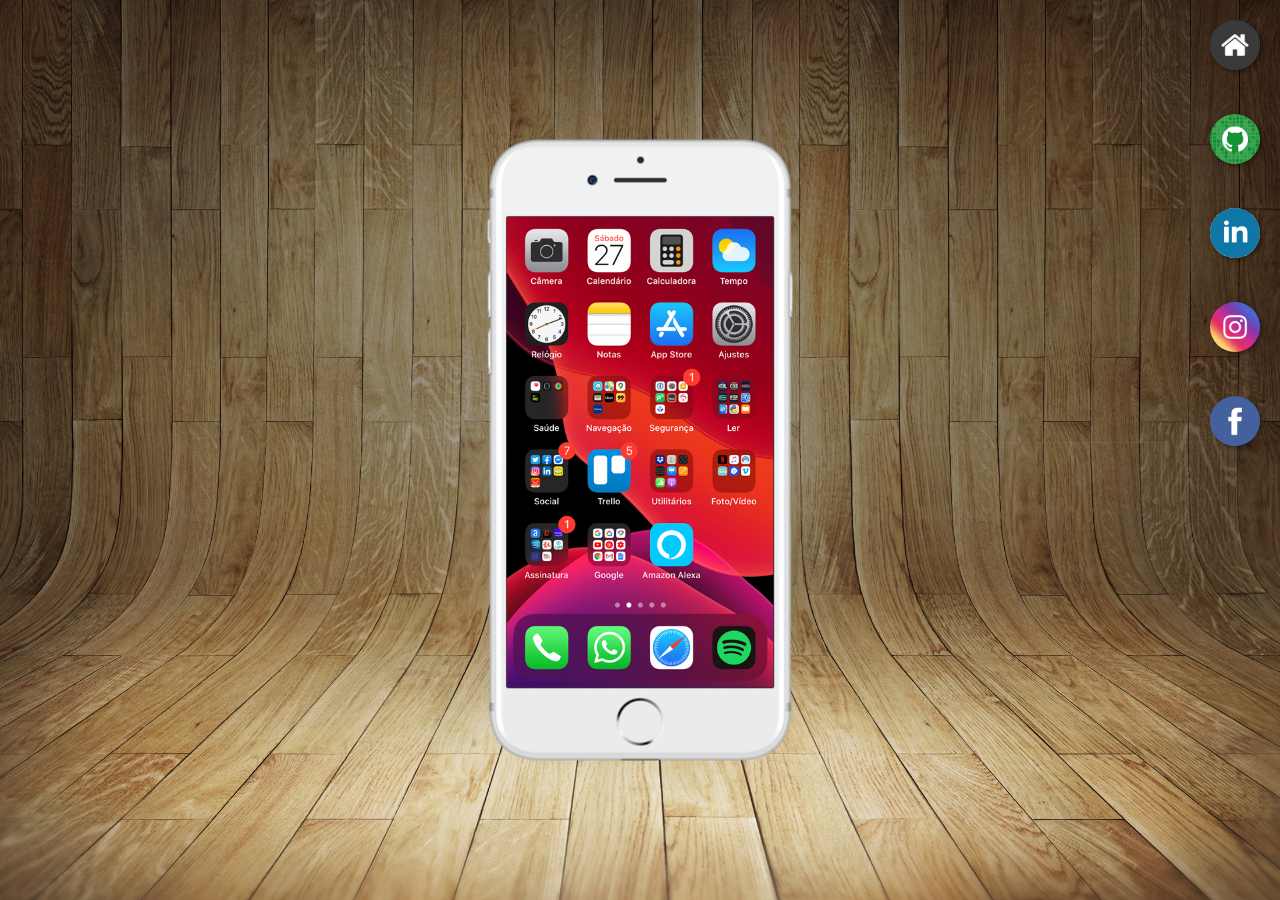
<file: index.html>
<!DOCTYPE html>
<html lang="pt-br">
<head>
    <meta charset="UTF-8">
    <meta http-equiv="X-UA-Compatible" content="IE=edge">
    <meta name="viewport" content="width=device-width, initial-scale=1.0">
    <link rel="stylesheet" href="styles/style.css">
    <title>Projeto Redes Sociais</title>
</head>
<body>
    <main>
        <section id="telefone">
            <iframe src="home.html" name="tela" id="tela" frameborder="0">Seu navegador não é compatível com essa funcionalidade.</iframe>
        </section>
        <section id="redes-sociais">
            <a href="home.html" target="tela"><img src="imgs/logo-home.jpg" alt="Home"></a>
            <a href="github.html" target="tela"><img src="imgs/logo-github.jpg" alt="GitHub"></a>
            <a href="linkedin.html" target="tela"><img src="imgs/logo-linkedin.jpg" alt="LinkedIn"></a>
            <a href="instagram.html" target="tela"><img src="imgs/logo-instagram.jpg" alt="Instagram"></a>
            <a href="facebook.html" target="tela"><img src="imgs/logo-facebook.jpg" alt="Facebook"></a>
        </section>
    </main>
</body>
</html>
</file>
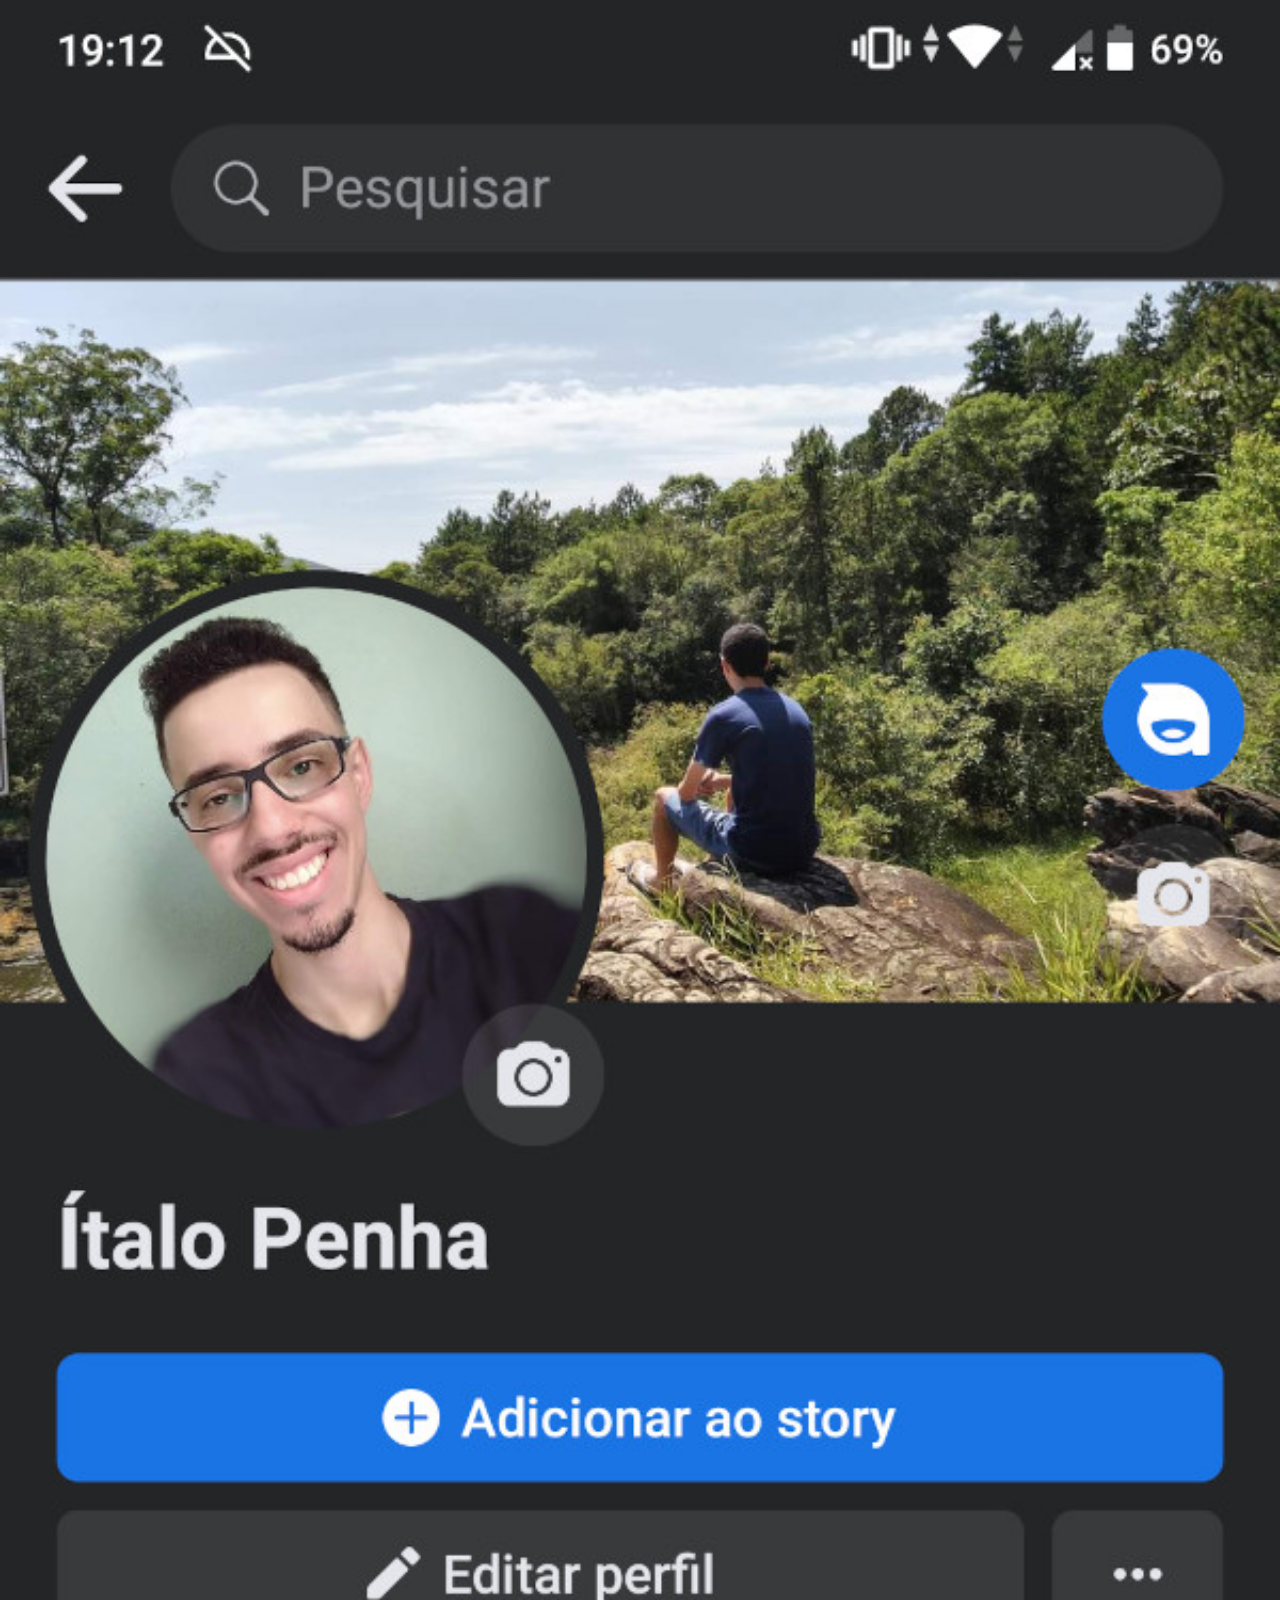
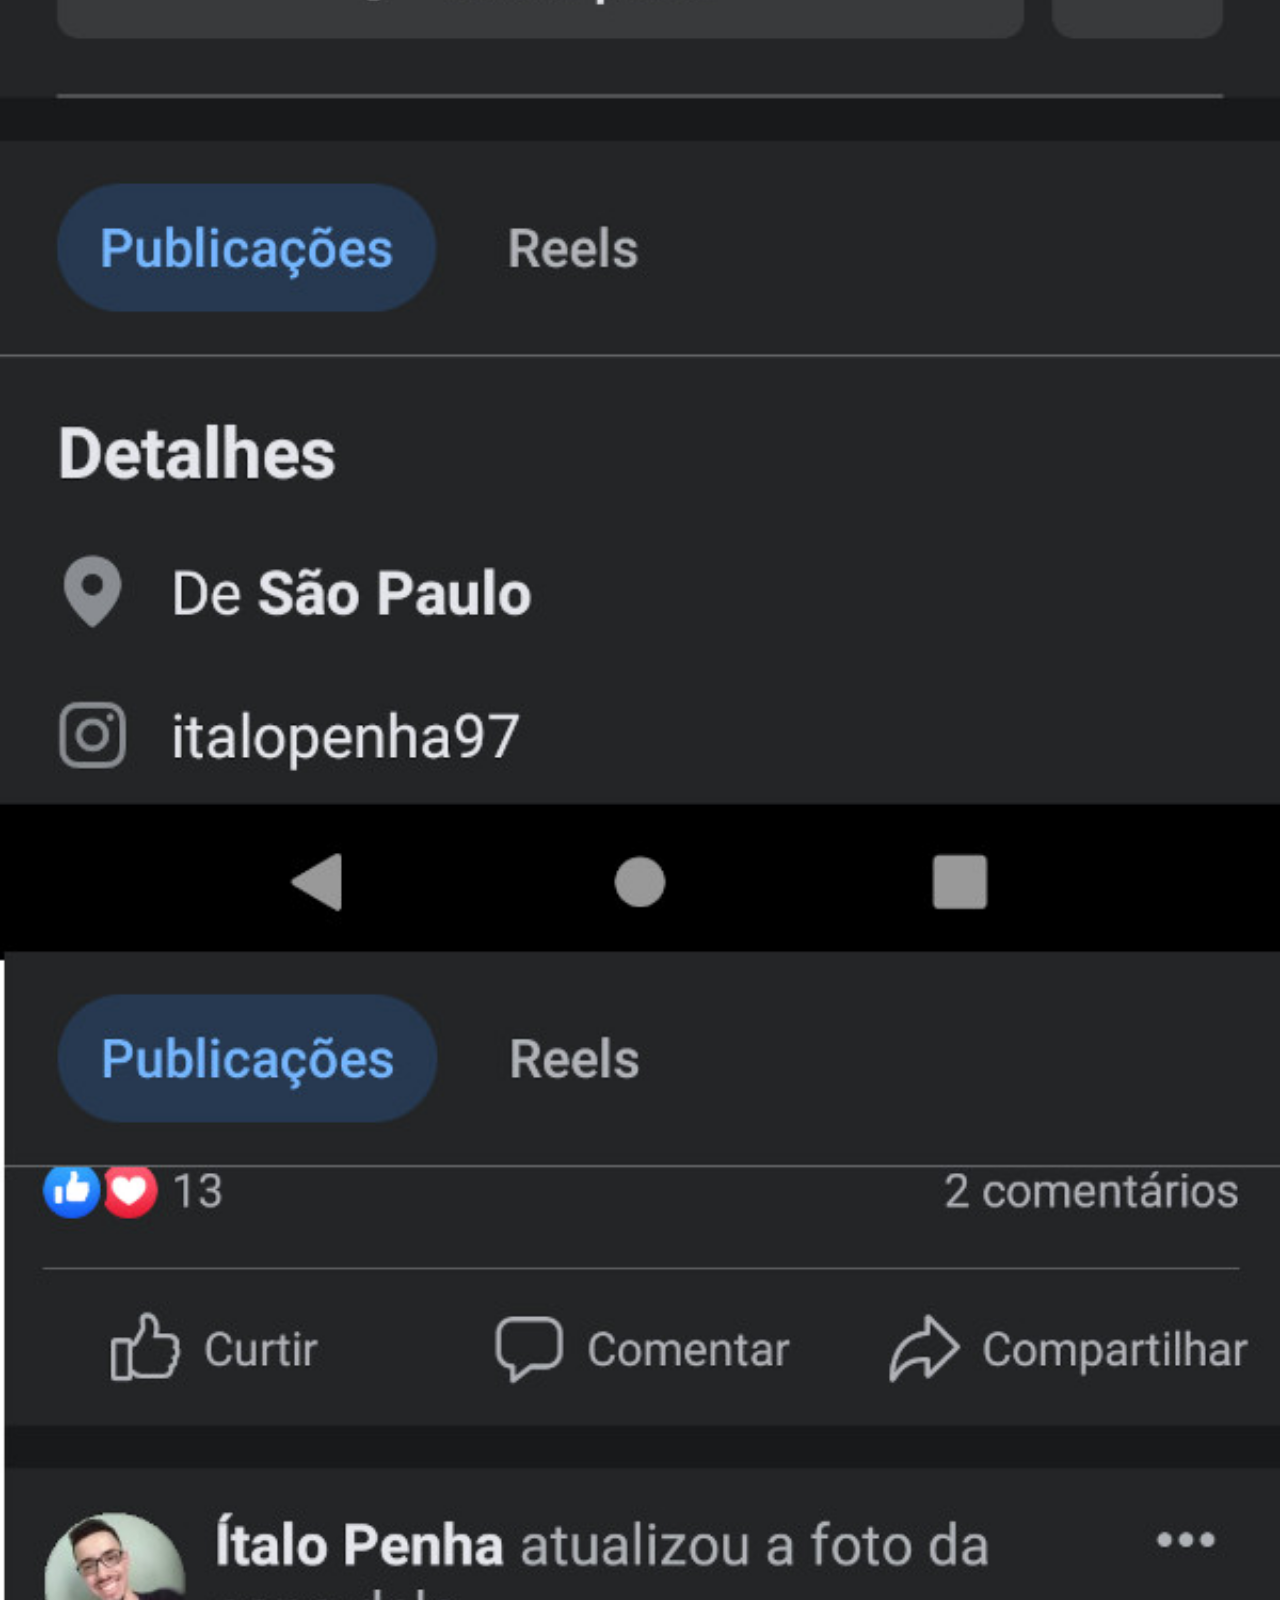
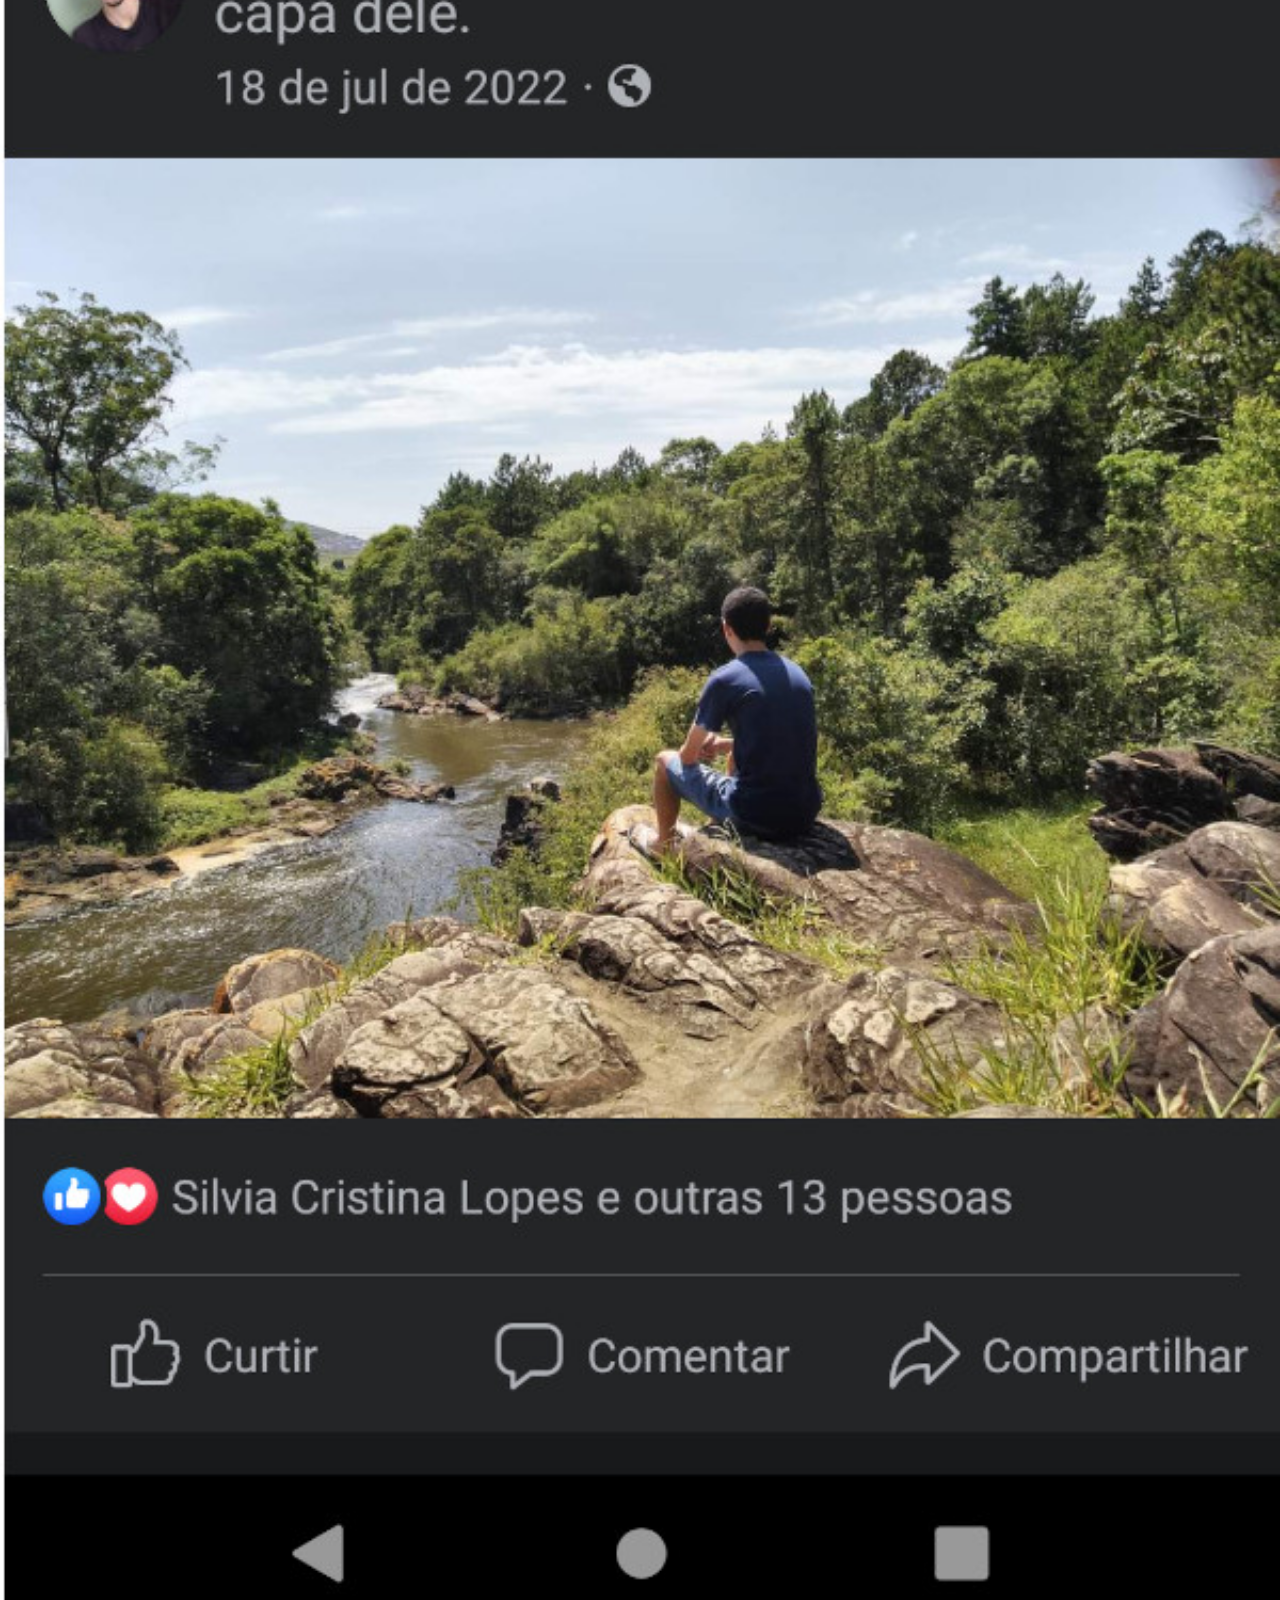
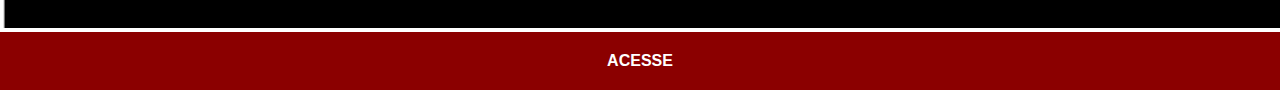
<file: facebook.html>
<!DOCTYPE html>
<html lang="pt-br">
<head>
    <meta charset="UTF-8">
    <meta http-equiv="X-UA-Compatible" content="IE=edge">
    <meta name="viewport" content="width=device-width, initial-scale=1.0">
    <link rel="stylesheet" href="styles/social.css">
    <title>Facebook</title>
</head>
<body>
    <img src="imgs/tela-facebook.jpg" alt="Facebook">
    <a href="https://www.facebook.com/italo77/" target="_blank">ACESSE</a>
</body>
</html>
</file>
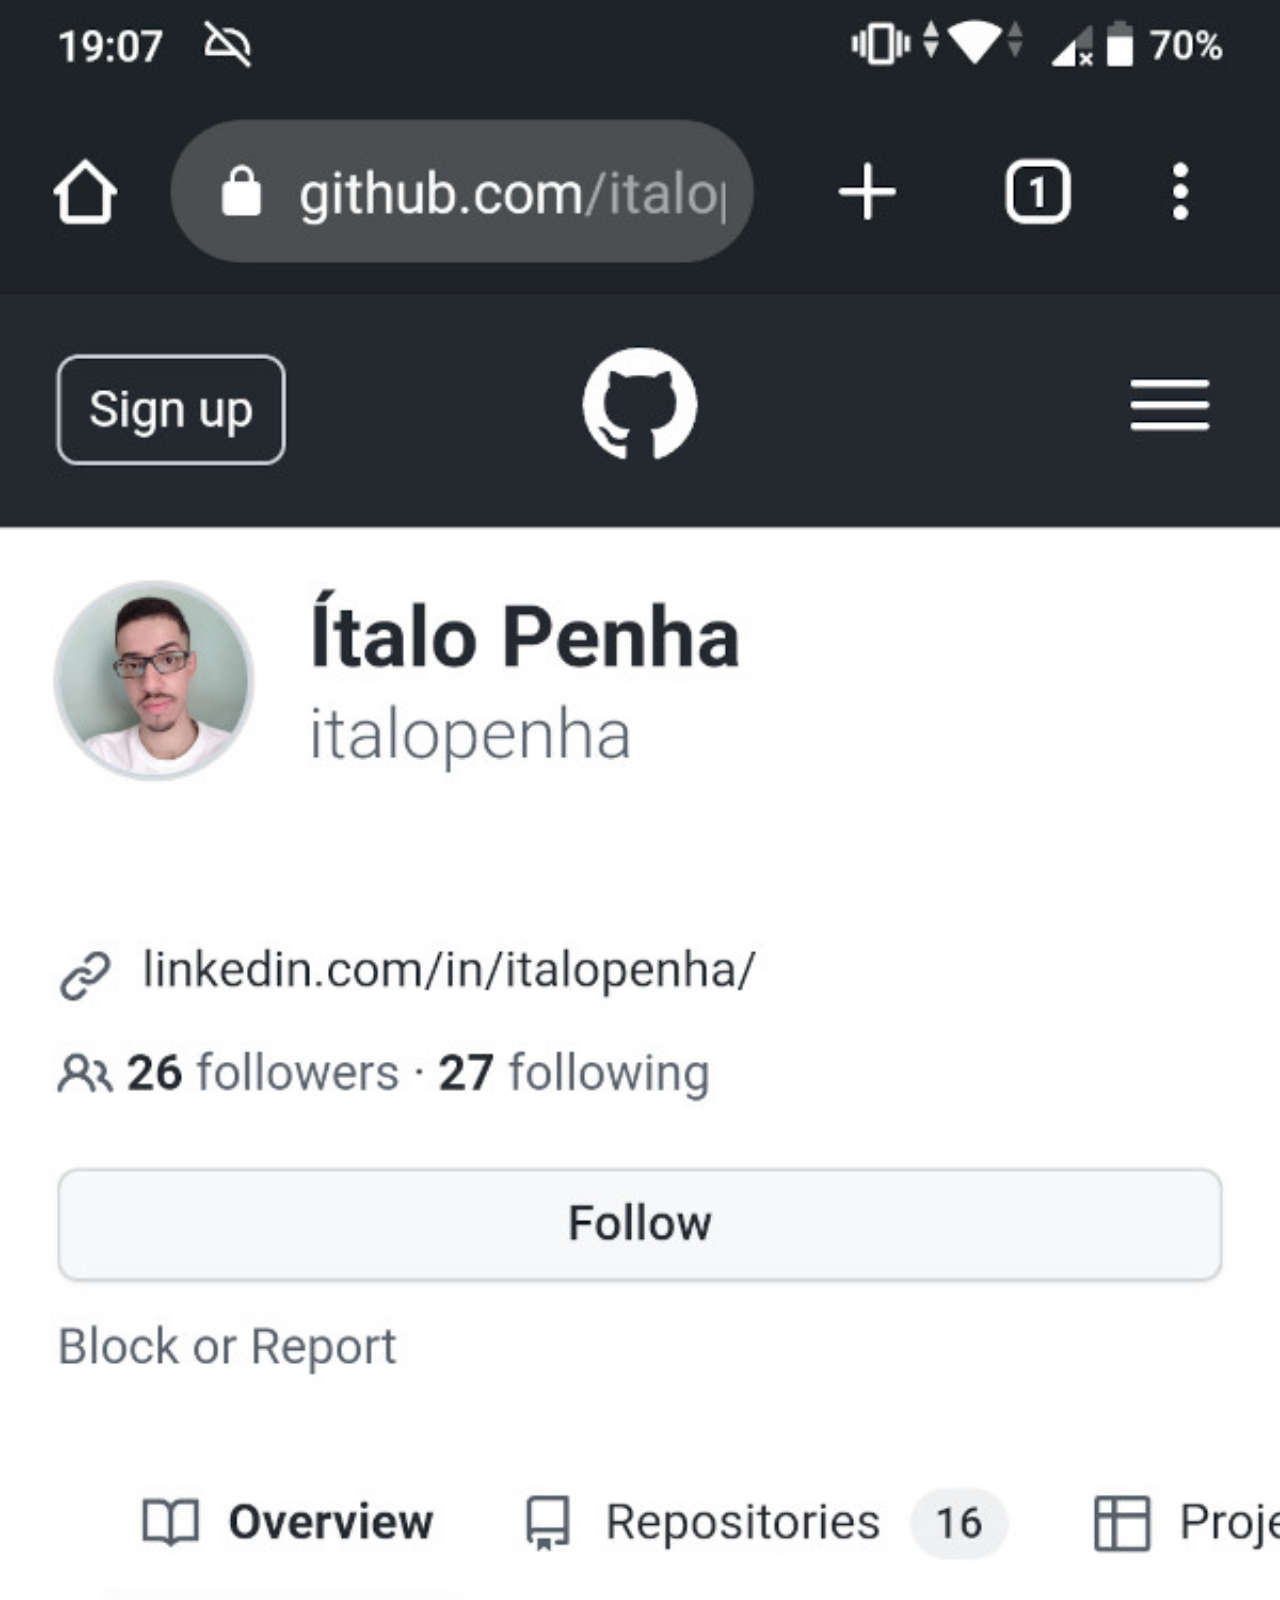
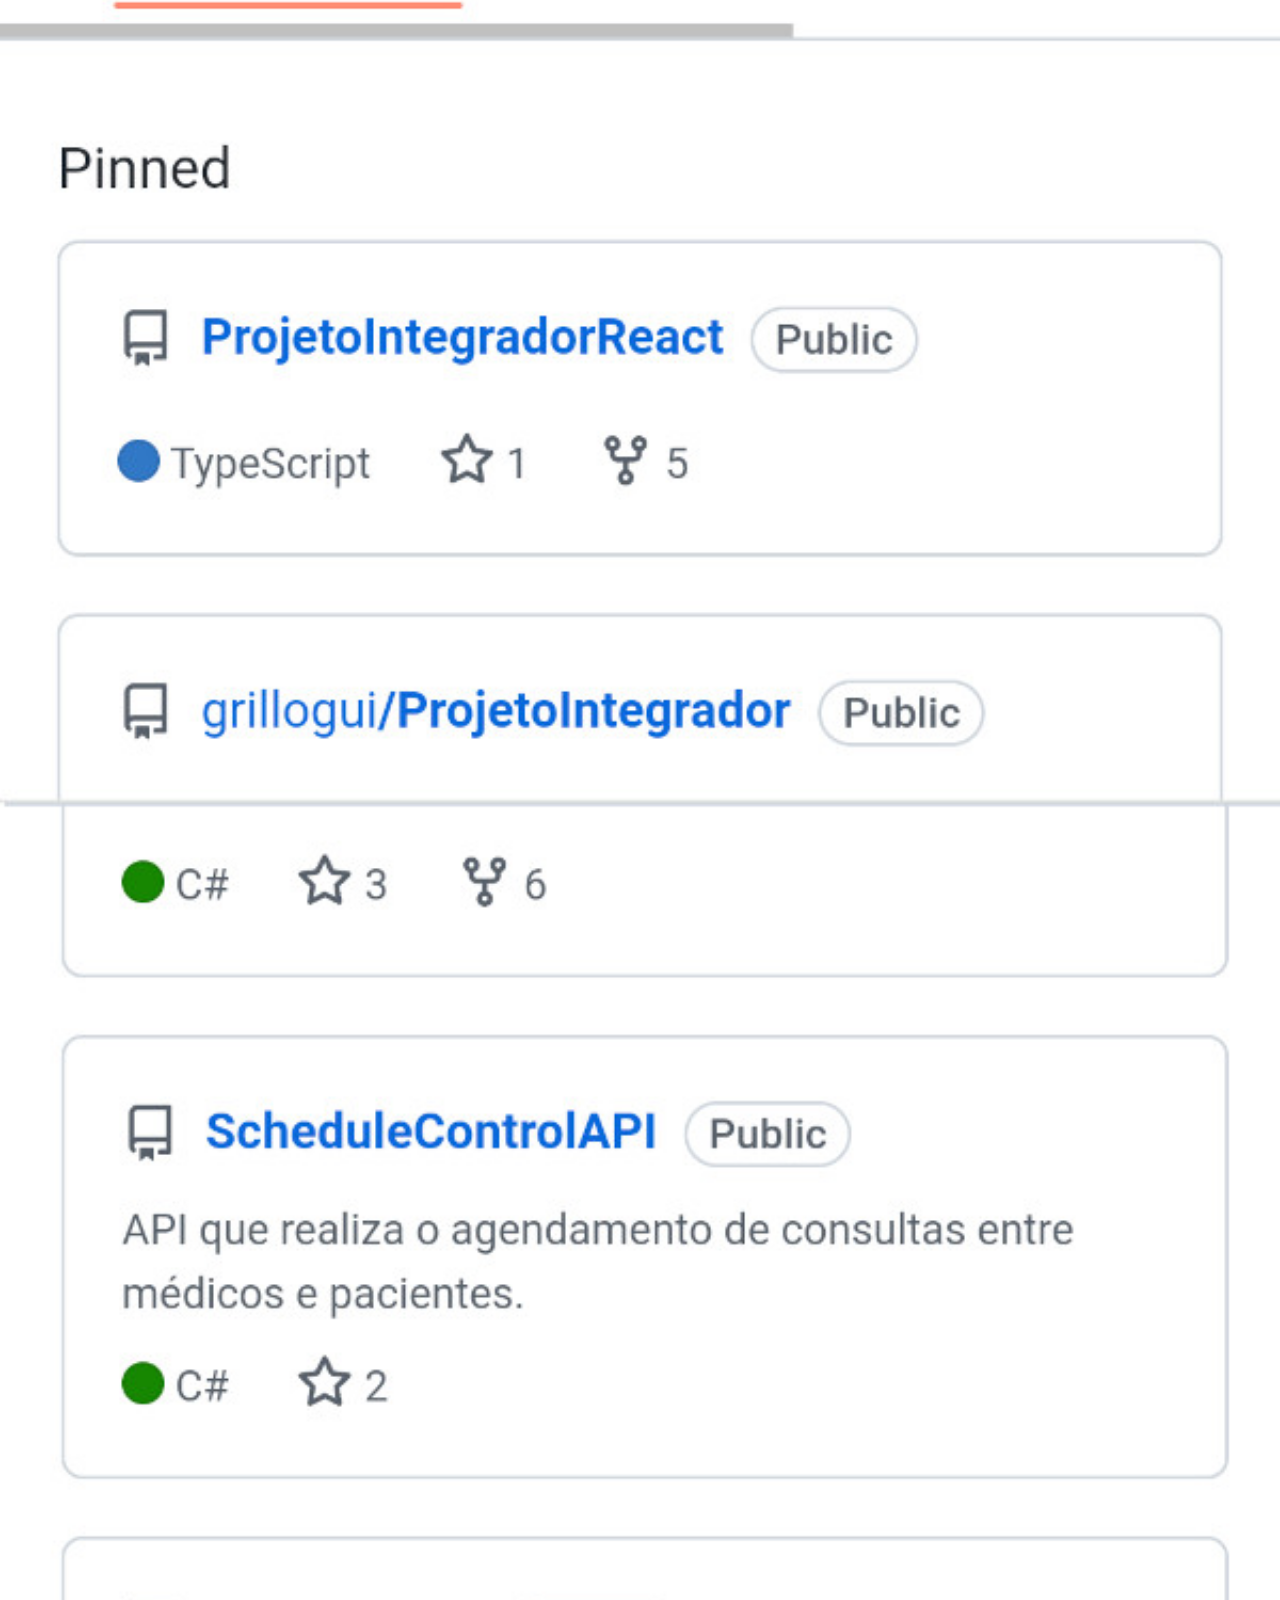
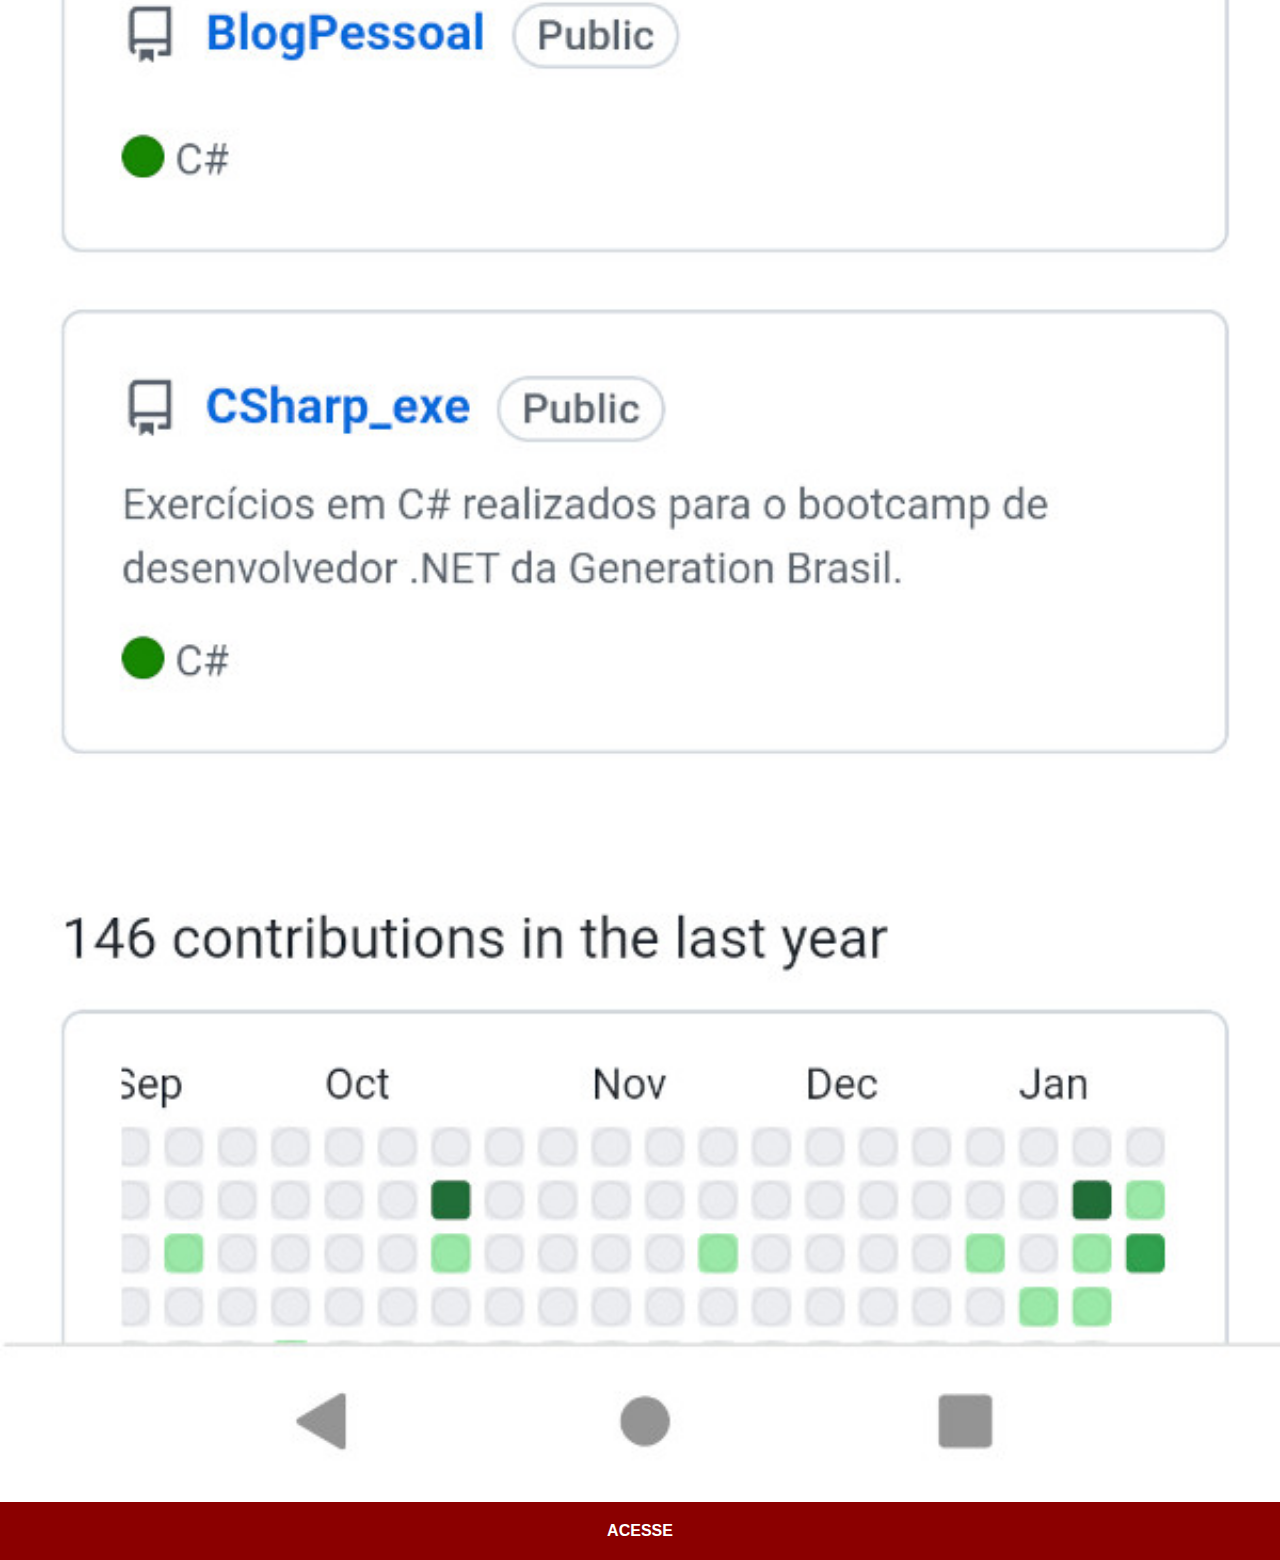
<file: github.html>
<!DOCTYPE html>
<html lang="pt-br">
<head>
    <meta charset="UTF-8">
    <meta http-equiv="X-UA-Compatible" content="IE=edge">
    <meta name="viewport" content="width=device-width, initial-scale=1.0">
    <link rel="stylesheet" href="styles/social.css">
    <title>GitHub</title>
</head>
<body>
    <img src="imgs/tela-github.jpg" alt="GitHub">
    <a href="https://github.com/italopenha" target="_blank">ACESSE</a>
</body>
</html>
</file>
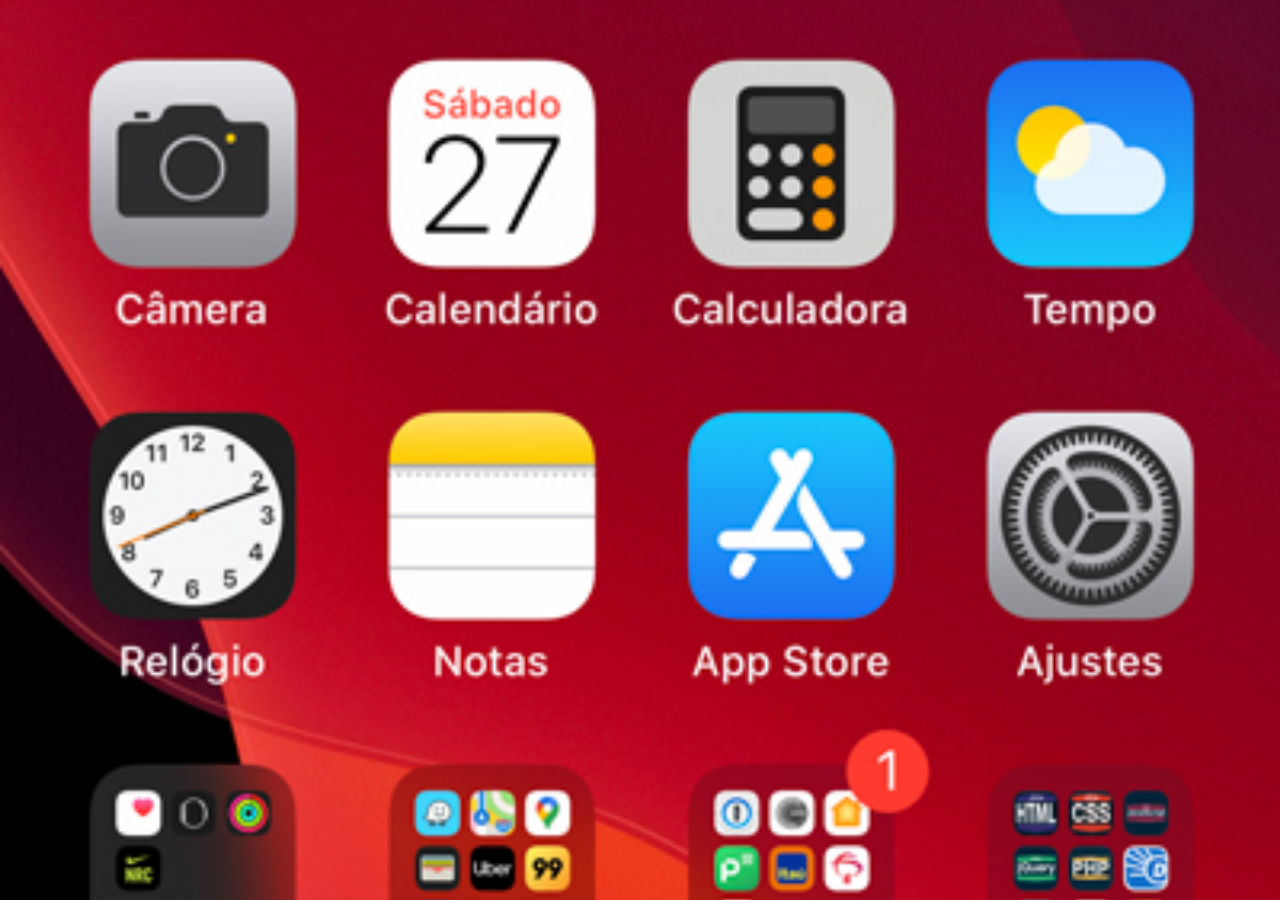
<file: home.html>
<!DOCTYPE html>
<html lang="pt-br">
<head>
    <meta charset="UTF-8">
    <meta http-equiv="X-UA-Compatible" content="IE=edge">
    <meta name="viewport" content="width=device-width, initial-scale=1.0">
    <title>Home</title>
    <style>
        * {
            margin: 0px;
            padding: 0px;
        }

        body {
            width: 100vw;
            height: 100vh;
            background: black url('imgs/tela-home.jpg') no-repeat top center;
            background-size: cover;
        }
    </style>
</head>
<body>
    
</body>
</html>
</file>
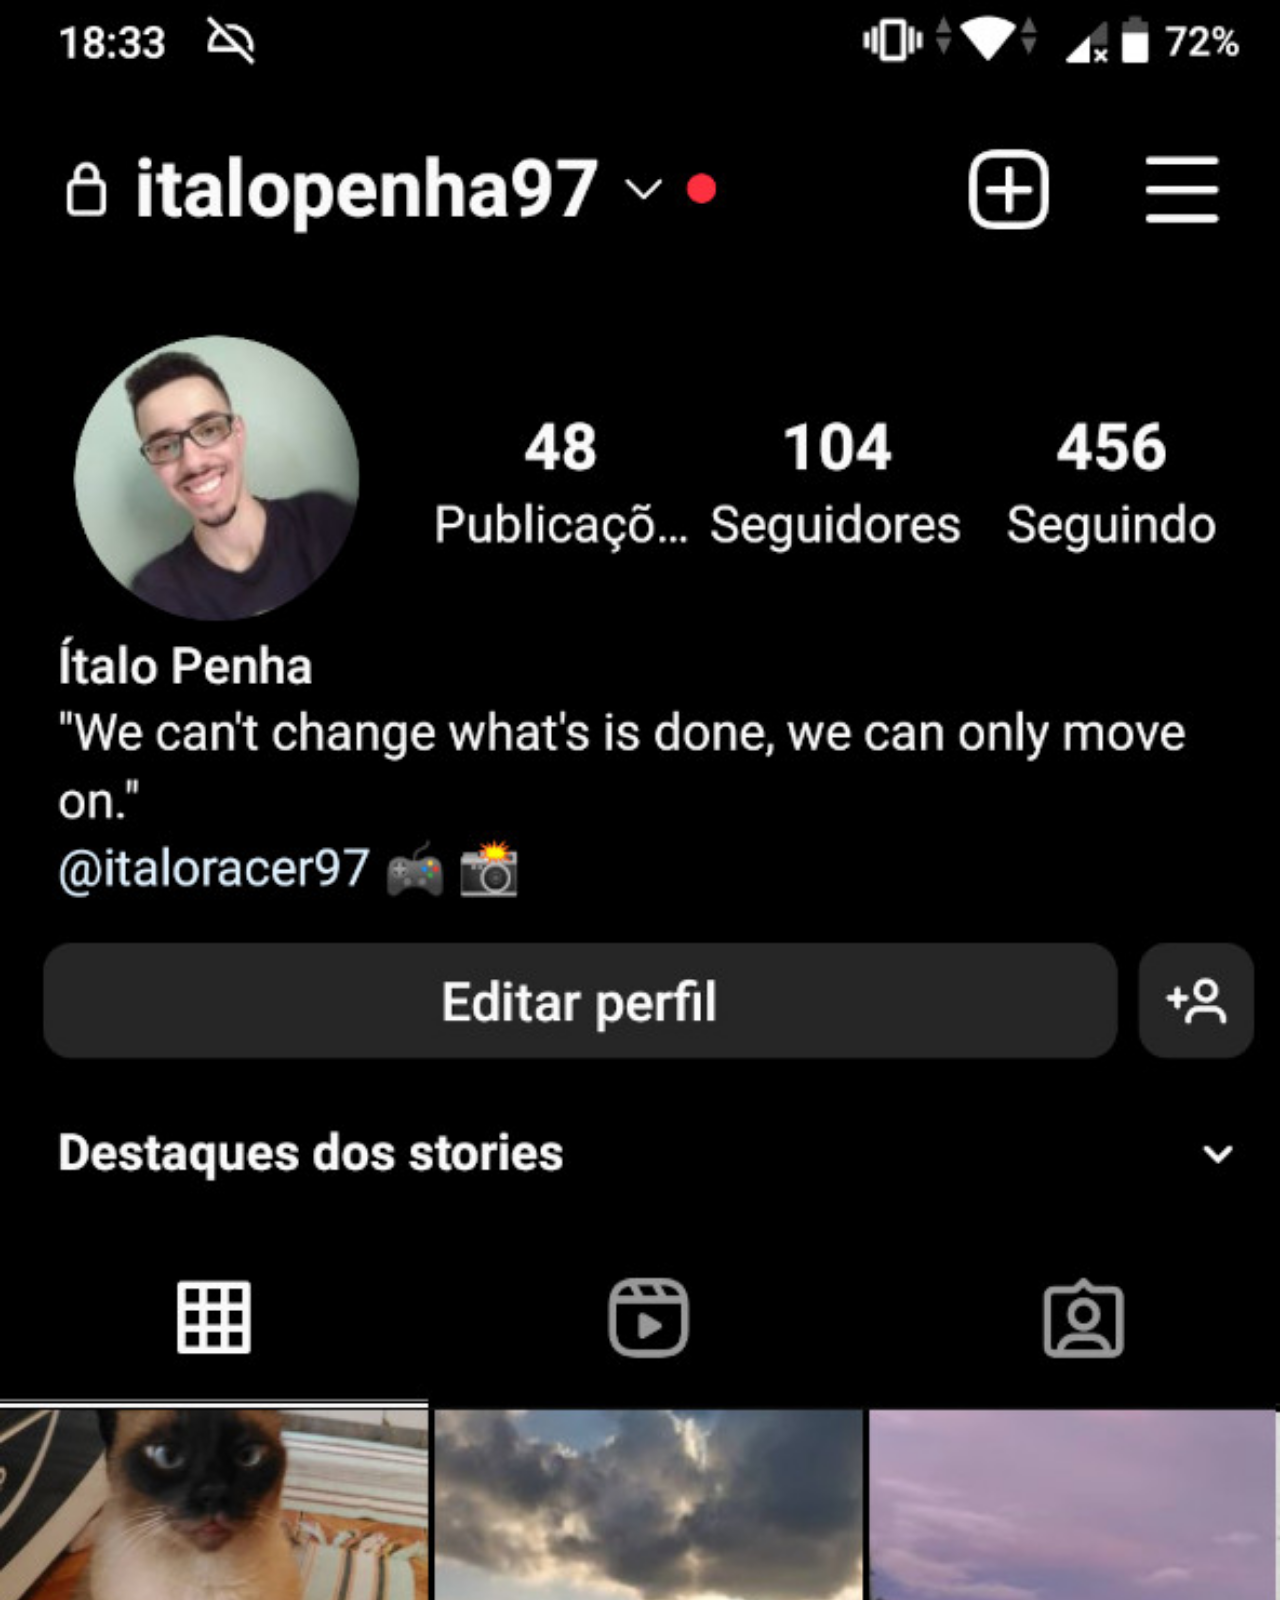
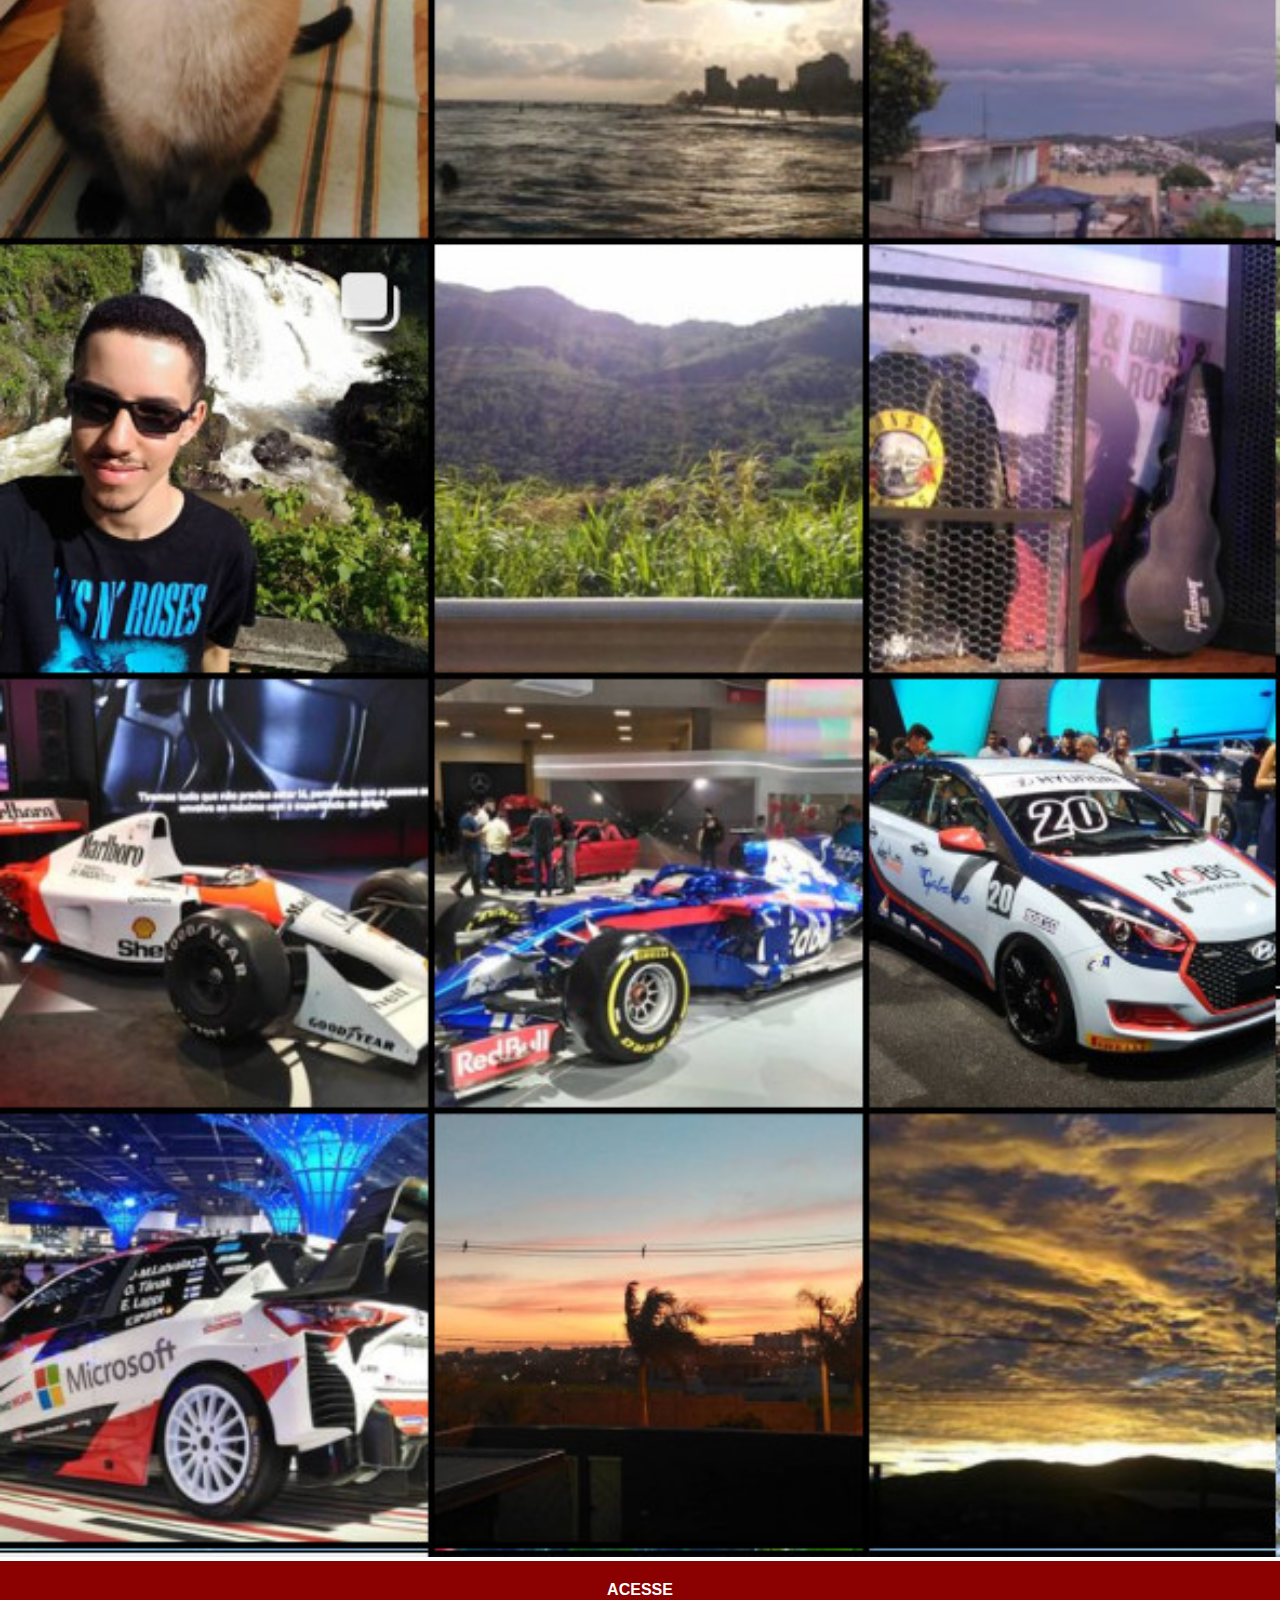
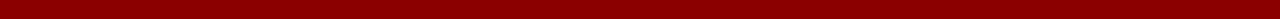
<file: instagram.html>
<!DOCTYPE html>
<html lang="pt-br">
<head>
    <meta charset="UTF-8">
    <meta http-equiv="X-UA-Compatible" content="IE=edge">
    <meta name="viewport" content="width=device-width, initial-scale=1.0">
    <link rel="stylesheet" href="styles/social.css">
    <title>Instagram</title>
</head>
<body>
    <img src="imgs/tela-instagram.jpg" alt="Instagram">
    <a href="https://www.instagram.com/italopenha97/" target="_blank">ACESSE</a>
</body>
</html>
</file>
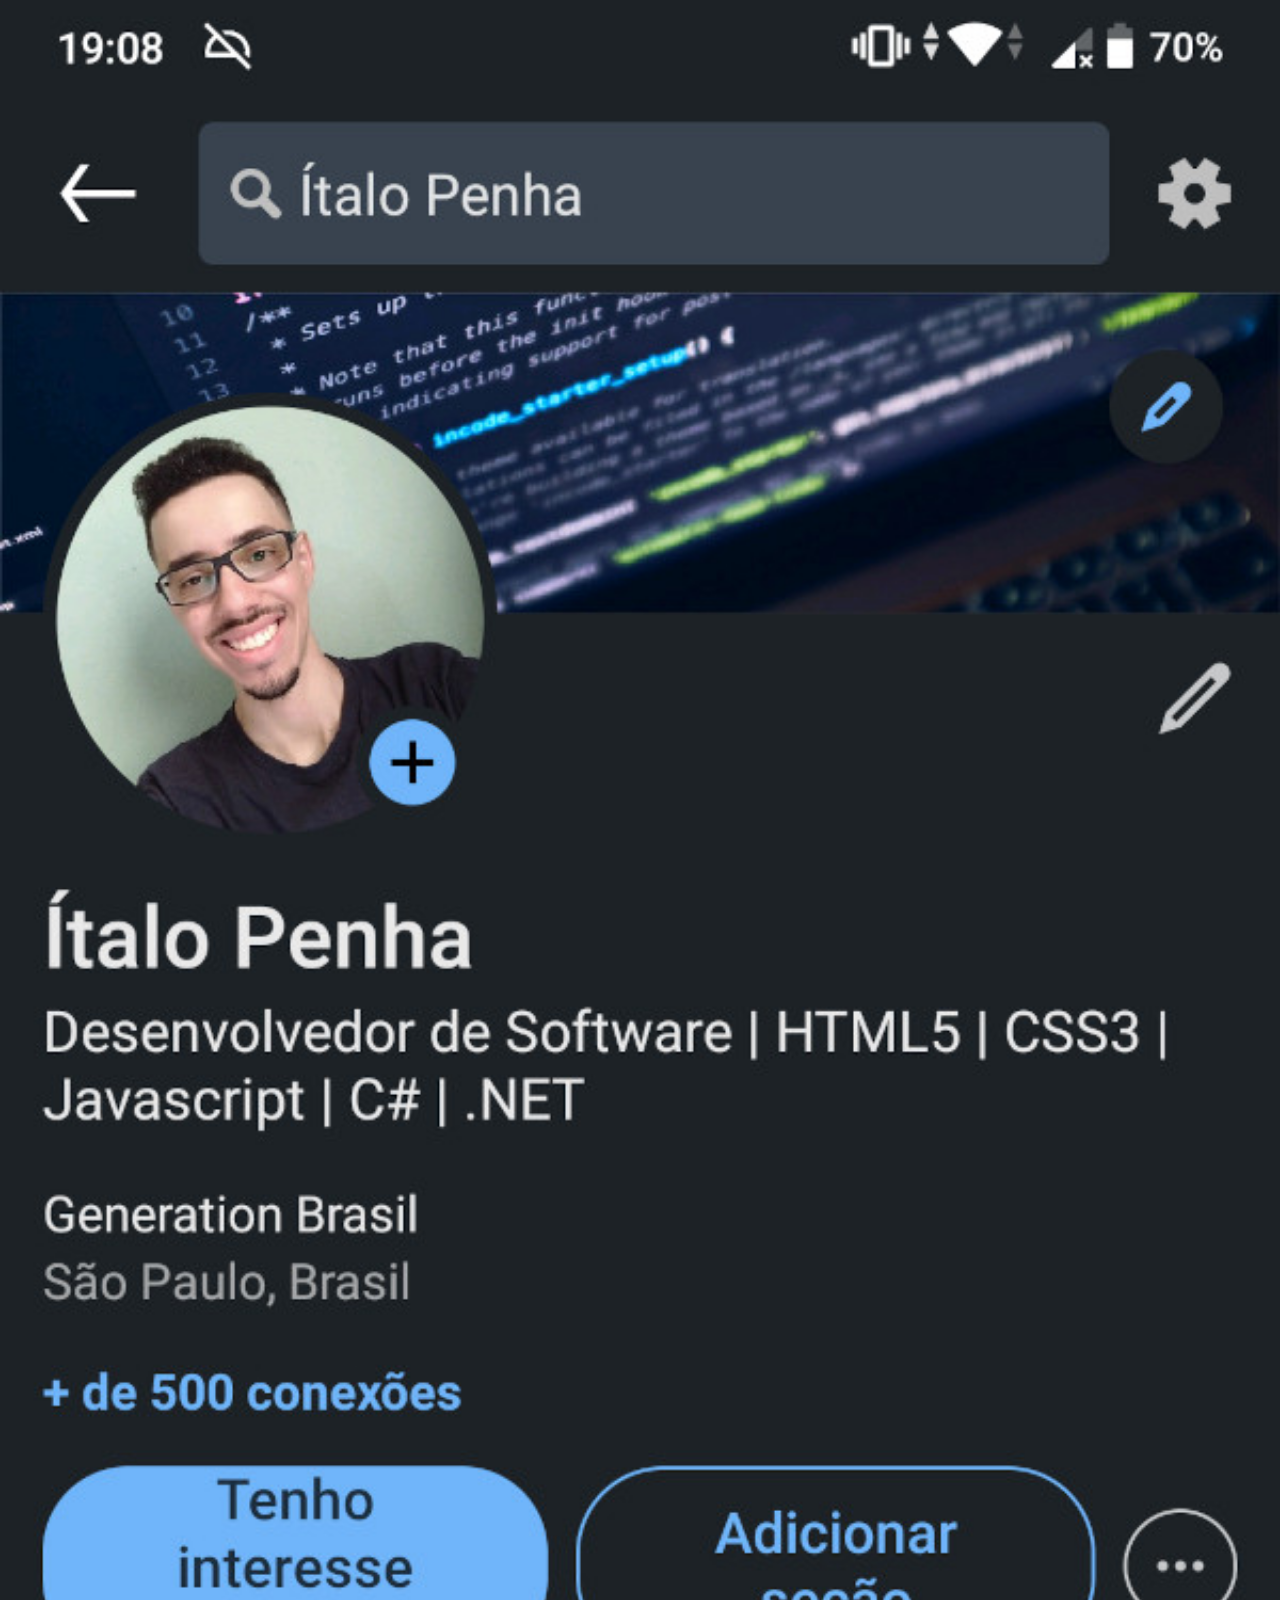
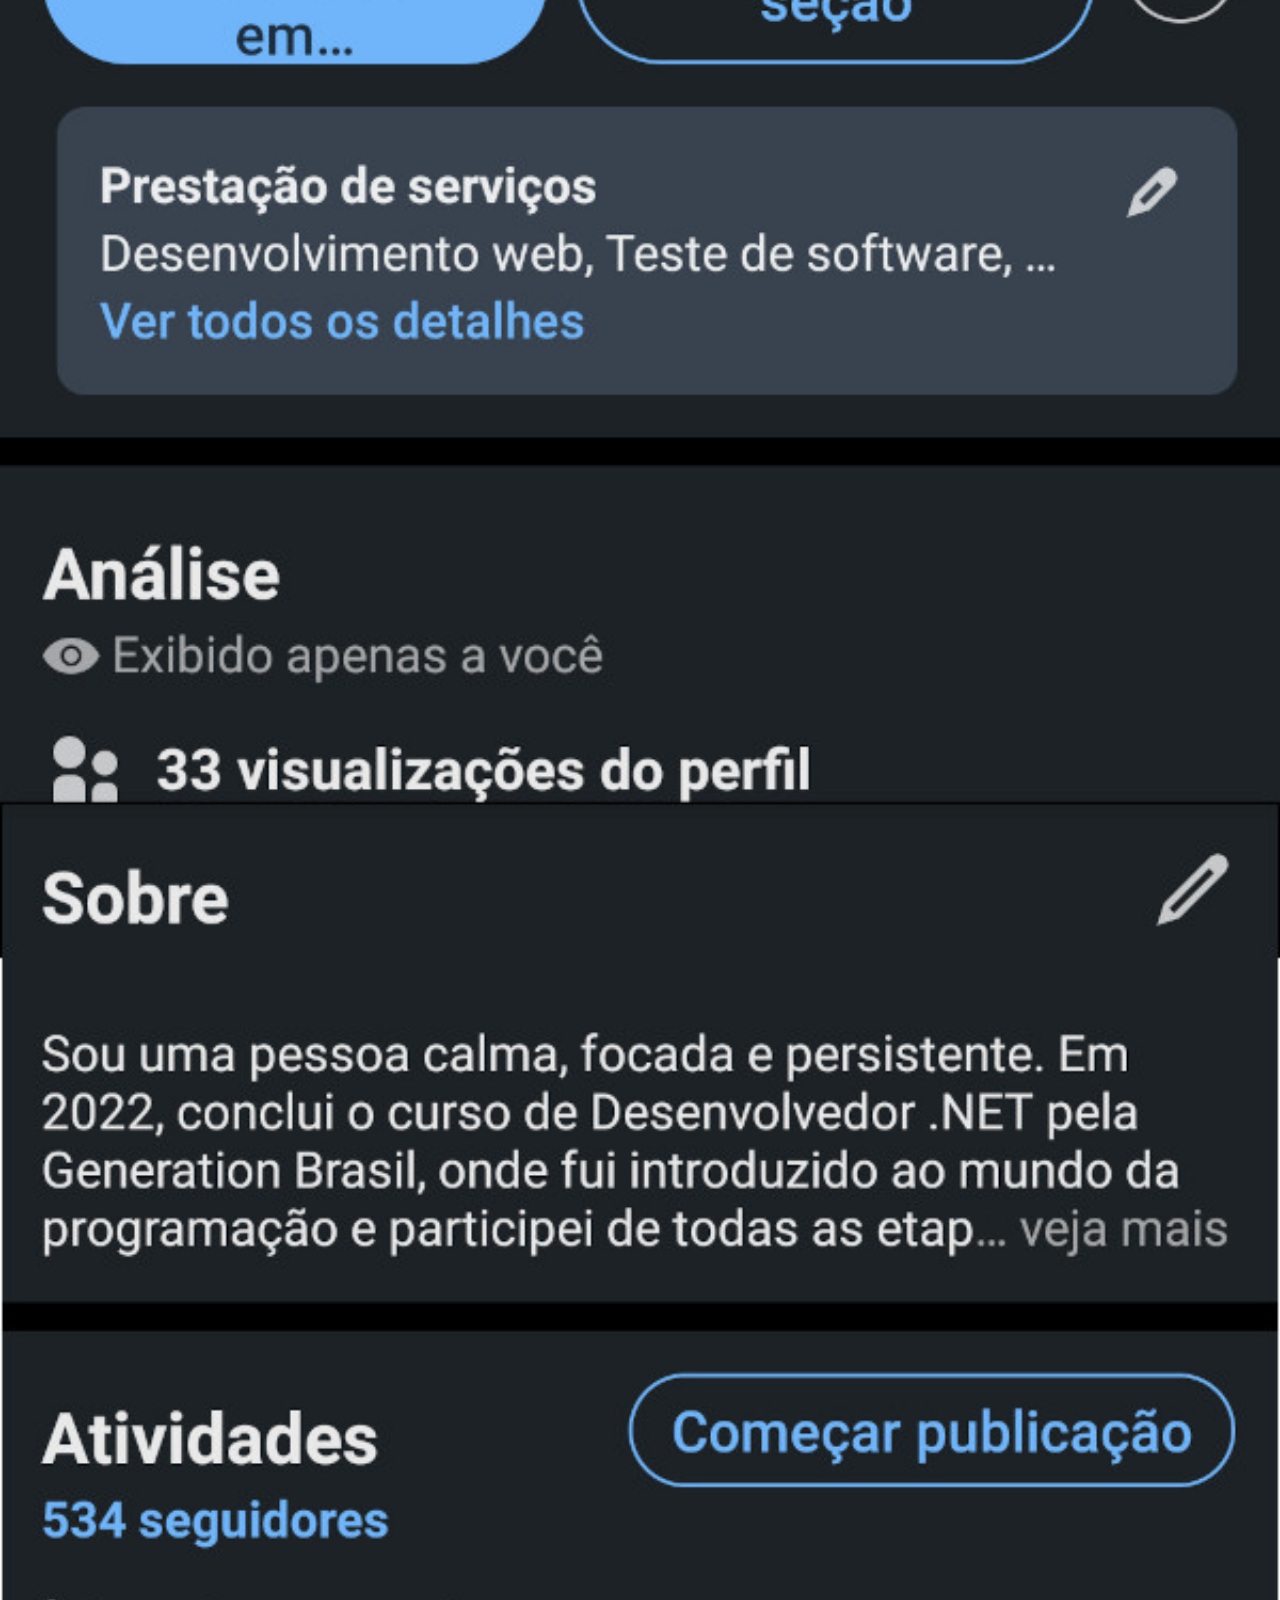
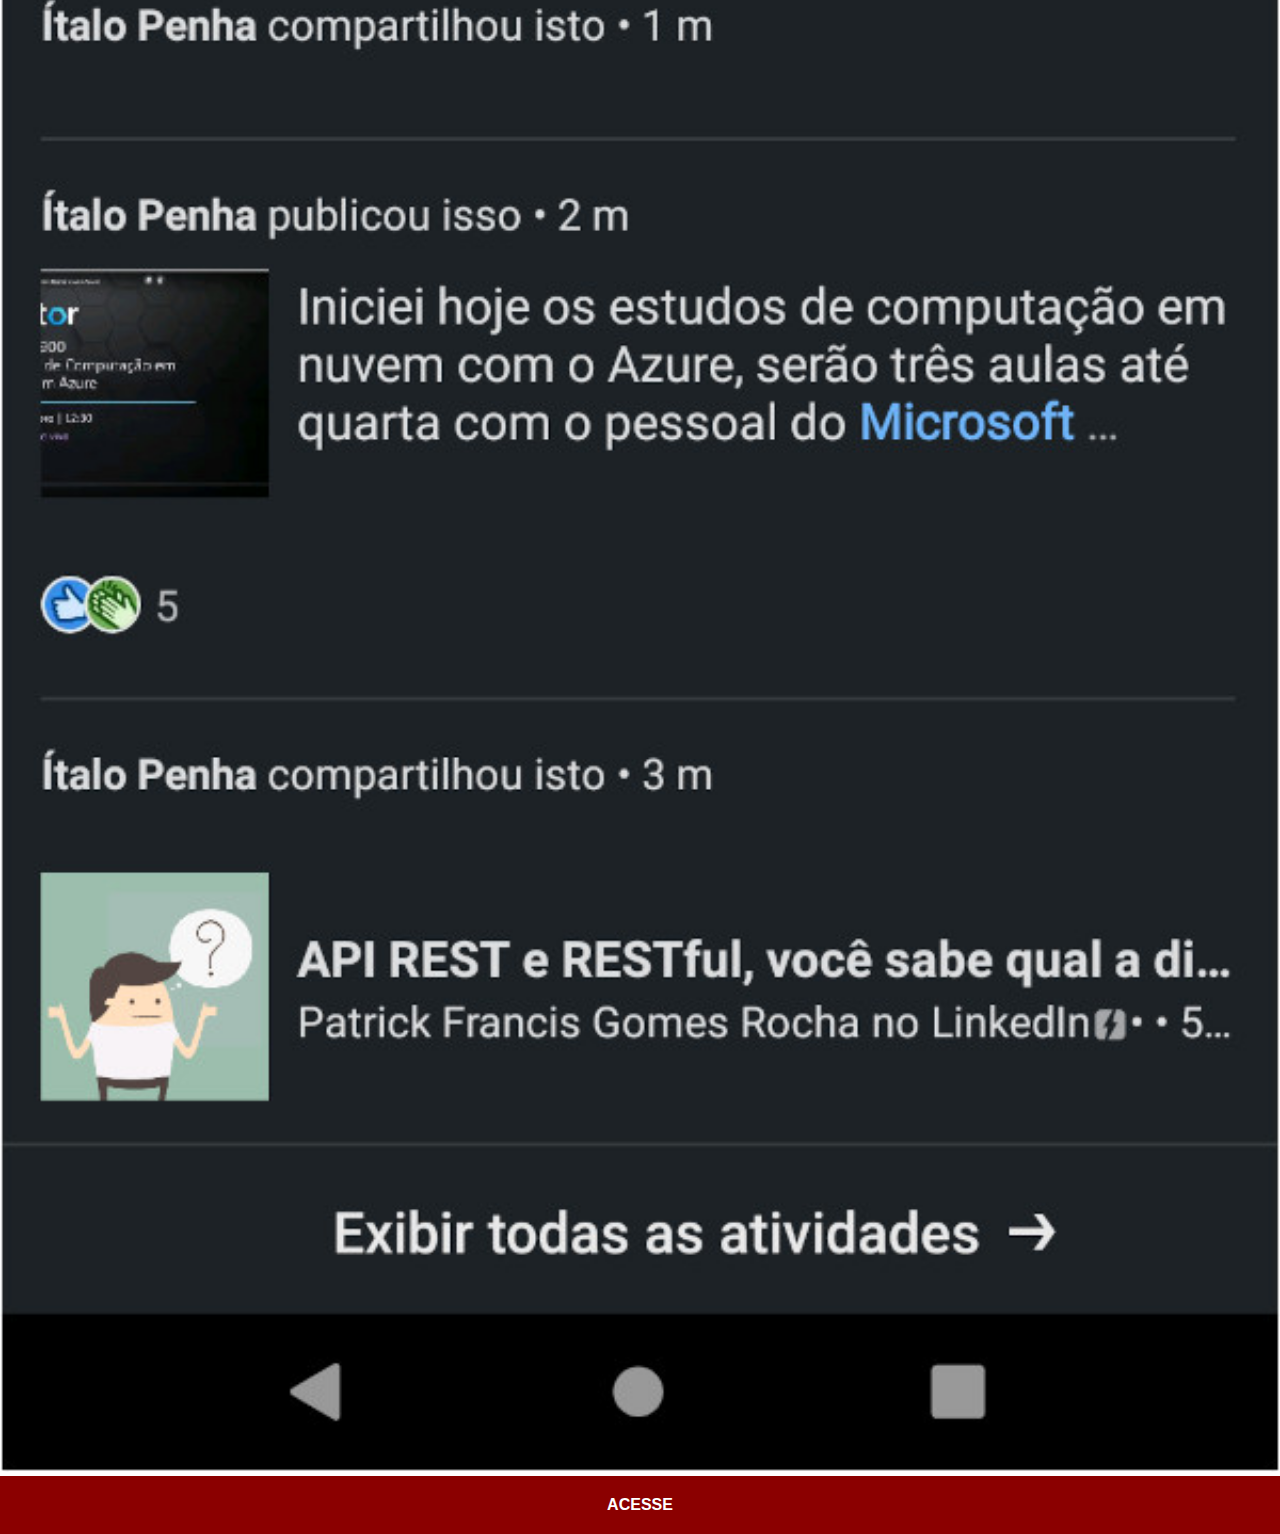
<file: linkedin.html>
<!DOCTYPE html>
<html lang="pt-br">
<head>
    <meta charset="UTF-8">
    <meta http-equiv="X-UA-Compatible" content="IE=edge">
    <meta name="viewport" content="width=device-width, initial-scale=1.0">
    <link rel="stylesheet" href="styles/social.css">
    <title>LinkedIn</title>
</head>
<body>
    <img src="imgs/tela-linkedin.jpg" alt="LinkedIn">
    <a href="https://www.linkedin.com/in/italopenha/" target="_blank">ACESSE</a>
</body>
</html>
</file>
<file: styles/style.css>
@charset "UTF-8";

* {
    margin: 0px;
    padding: 0px;
    font-family: Arial, Helvetica, sans-serif;
}

html, body {
    height: 100vh;
    width: 100vw;
}

body {
    background: url('../imgs/fundo-madeira.jpg') no-repeat top center;
    background-size: cover;
    background-attachment: fixed;
}

main {
    position: relative;
    height: 100vh;
}

section#telefone {
    position: absolute;
    top: 50%;
    left: 50%;
    transform: translate(-50%, -50%);
    height: 627px;
    width: 311px;
    background: url('../imgs/frame-iphone.png') no-repeat;
}

iframe#tela {
    position: relative;
    top: 80px;
    left: 22px;
    width: 267px;
    height: 471px;
}

section#redes-sociais {
    display: flex;
    flex-direction: column;
    position: absolute;
    right: 0px;
}

section#redes-sociais img {
    width: 50px;
    margin: 20px;
    border-radius: 50%;
    box-shadow: 2px 2px 5px rgba(0, 0, 0, 0.404);
    box-sizing: border-box;
}

section#redes-sociais img:hover {
    border: 2px solid rgba(255, 255, 255, 0.61);
    transform: translate(-3px, -3px);
    box-shadow: 5px 5px 10px rgba(0, 0, 0, 0.61);
    transition: transform .3s;
}
</file>
<file: styles/social.css>
@charset "UTF-8";

* {
    margin: 0px;
    padding: 0px;
    font-family: Arial, Helvetica, sans-serif;
}

::-webkit-scrollbar {
    width: 0px;
    height: 0px;
}

img {
    width: 100vw;
}

a {
    display: block;
    background-color: darkred;
    padding: 20px;
    text-align: center;
    font-weight: bolder;
    text-decoration: none;
    color: white;
}

a:hover {
    background-color: red;
}
</file>
